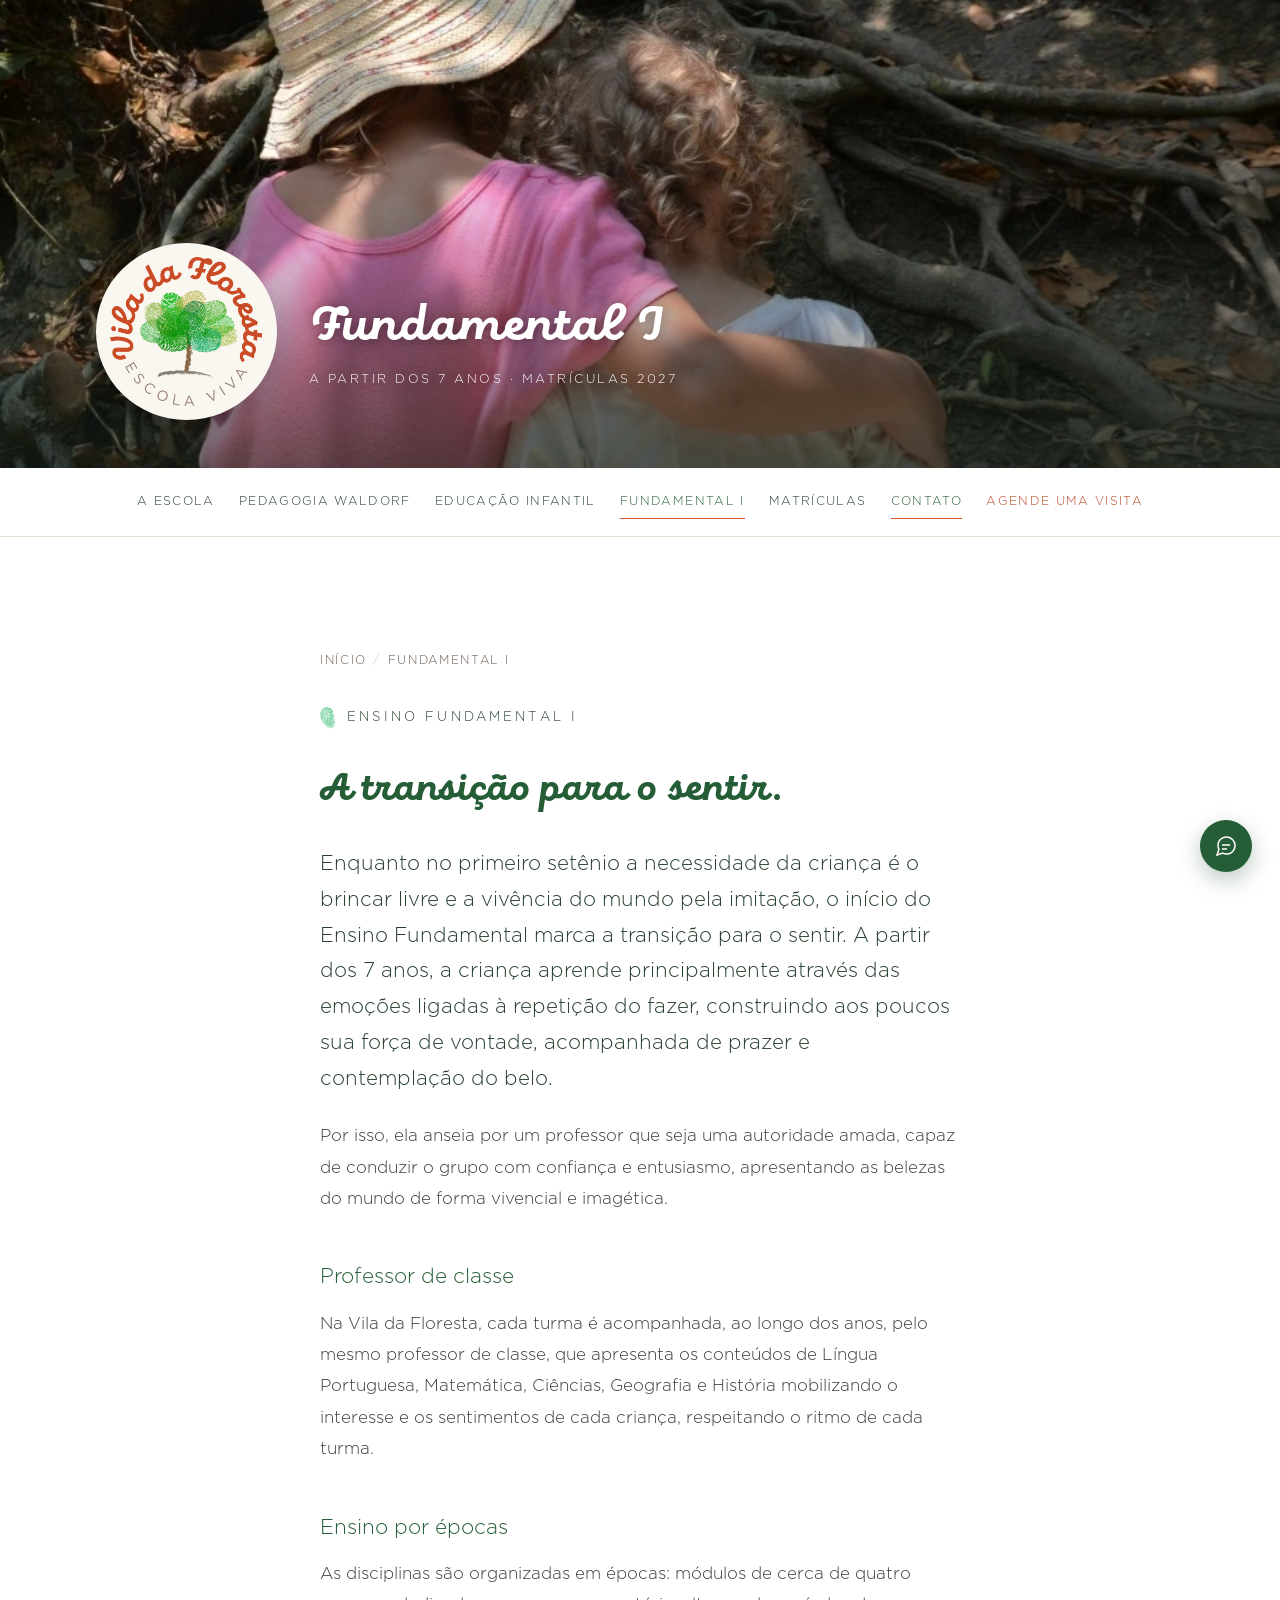
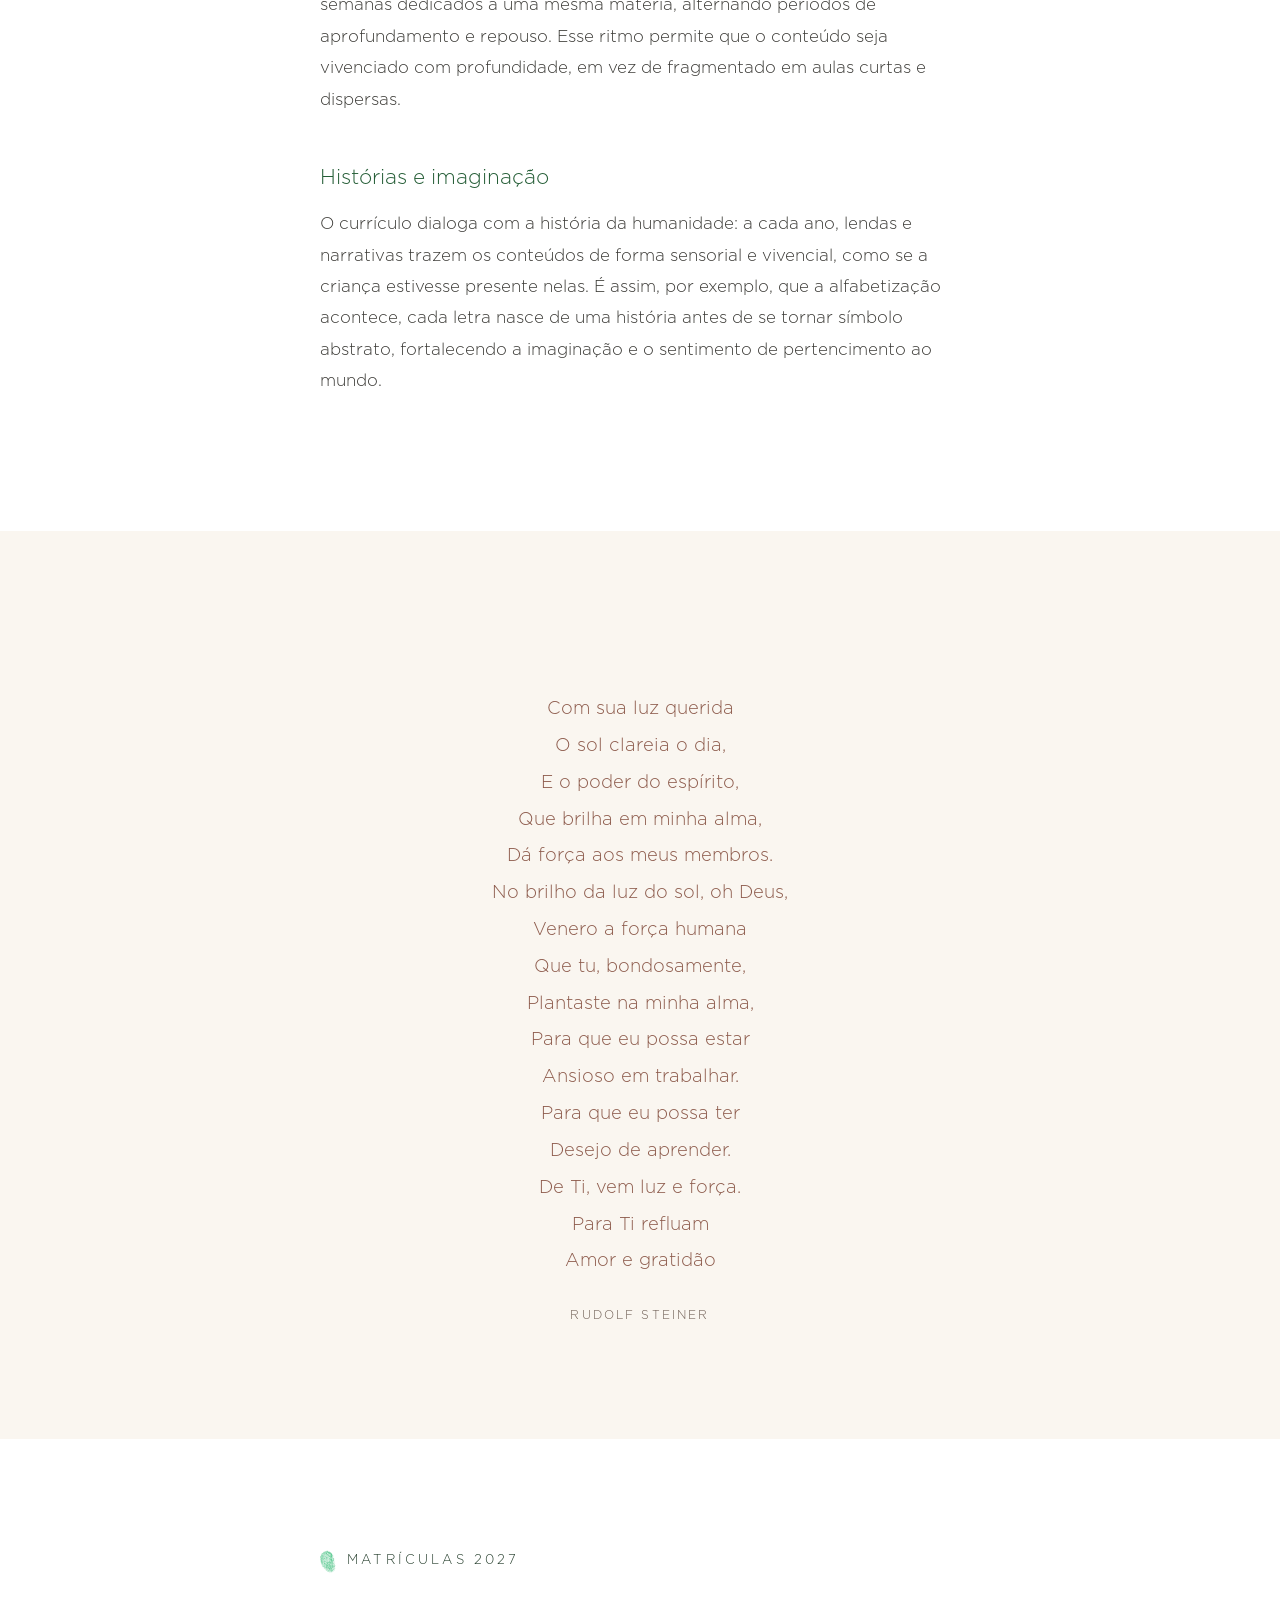
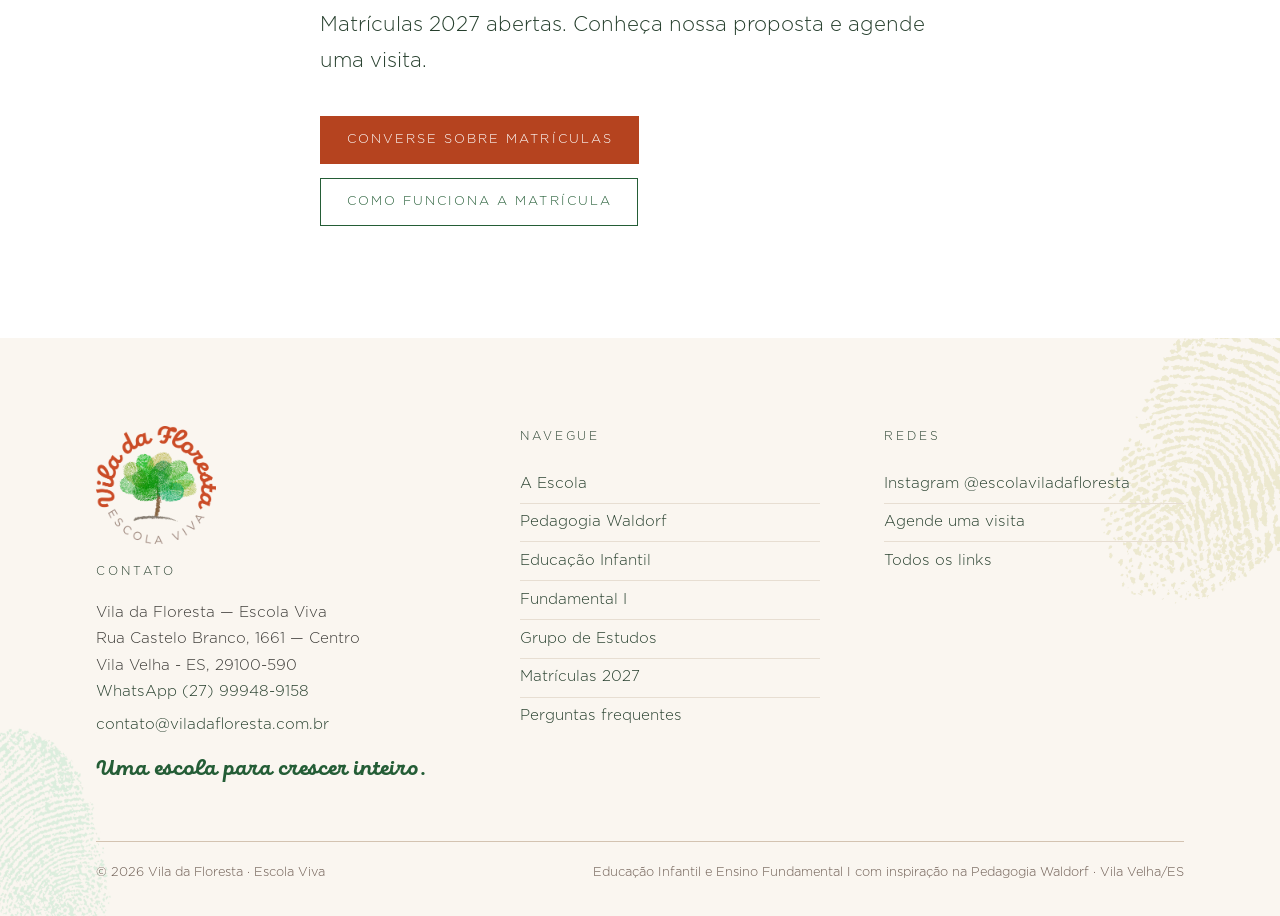
<file: fundamental-i/index.html>
<!DOCTYPE html>
<html lang="pt-BR">
<head>
<meta charset="UTF-8">
<meta name="viewport" content="width=device-width, initial-scale=1.0">
<title>Fundamental I | Vila da Floresta</title>
<meta name="description" content="Ensino Fundamental I na Vila da Floresta, escola com inspiração na Pedagogia Waldorf em Vila Velha/ES. Matrículas 2027 abertas.">
  <link rel="canonical" href="https://viladafloresta.com.br/fundamental-i/">
  <meta property="og:type" content="website">
  <meta property="og:locale" content="pt_BR">
  <meta property="og:site_name" content="Vila da Floresta — Escola Viva">
  <meta property="og:title" content="Fundamental I | Vila da Floresta">
  <meta property="og:description" content="Ensino Fundamental I na Vila da Floresta, escola com inspiração na Pedagogia Waldorf em Vila Velha/ES. Matrículas 2027 abertas.">
  <meta property="og:url" content="https://viladafloresta.com.br/fundamental-i/">
  <meta property="og:image" content="https://viladafloresta.com.br/images/compartilhar.jpg">
  <meta property="og:image:width" content="1200">
  <meta property="og:image:height" content="630">
  <meta property="og:image:alt" content="Vila da Floresta — Uma escola para crescer inteiro.">
  <meta name="twitter:card" content="summary_large_image">
<meta name="theme-color" content="#FFFFFF">
<link rel="icon" type="image/png" href="../images/favicon.png">
<link rel="preload" href="../fonts/Gotham-Light.otf" as="font" type="font/otf" crossorigin>
<link rel="preload" href="../fonts/BrooklynHeritageScript-Bold.ttf" as="font" type="font/ttf" crossorigin>
<link rel="stylesheet" href="../style.css">
<script>document.documentElement.classList.add('js');</script>
<script src="../script.js" defer></script>
</head>
<body>

<a class="pular-conteudo" href="#conteudo">Pular para o conteúdo</a>

<header class="capa capa--interna capa--fundamental">
  <div class="capa-conteudo">
    <a class="capa-logo" href="../index.html" aria-label="Vila da Floresta — página inicial">
      <img src="../images/logo.webp" alt="Vila da Floresta — Escola Viva" width="600" height="586">
    </a>
    <div class="capa-texto">
      <h1>Fundamental I</h1>
      <p class="capa-local">A partir dos 7 anos · Matrículas 2027</p>
    </div>
  </div>
</header>

<nav class="menu-barra" aria-label="Menu principal">
  <div class="menu-interno">
    <button class="menu-botao" type="button" aria-expanded="false" aria-controls="menu-principal">
      <span class="menu-botao-icone" aria-hidden="true"></span>
      Menu
    </button>
    <div class="menu" id="menu-principal">
      <a href="../index.html#escola">A Escola</a>
      <a href="../index.html#pedagogia">Pedagogia Waldorf</a>
      <a href="../index.html#educacao-infantil">Educação Infantil</a>
      <a href="index.html" aria-current="page">Fundamental I</a>
      <a href="../matriculas/index.html">Matrículas</a>
      <a href="#contato">Contato</a>
      <a class="menu-destaque" href="https://wa.me/5527999489158?text=Ol%C3%A1!%20Gostaria%20de%20agendar%20uma%20visita%20%C3%A0%20Vila%20da%20Floresta." target="_blank" rel="noopener">Agende uma visita</a>
    </div>
  </div>
</nav>

<main id="conteudo">

<section id="fundamental-i" class="secao" aria-labelledby="fund-titulo">
  <div class="coluna">
    <nav aria-label="Você está em">
      <ol class="migalhas">
        <li><a href="../index.html">Início</a></li>
        <li><span aria-current="page">Fundamental I</span></li>
      </ol>
    </nav>
    <h2 class="rotulo" id="fund-titulo">Ensino Fundamental I</h2>
    <p class="frase">A transição para o sentir.</p>
    <p class="abertura">Enquanto no primeiro setênio a necessidade da criança é o brincar livre e a vivência do mundo pela imitação, o início do Ensino Fundamental marca a transição para o sentir. A partir dos 7 anos, a criança aprende principalmente através das emoções ligadas à repetição do fazer, construindo aos poucos sua força de vontade, acompanhada de prazer e contemplação do belo.</p>
    <p>Por isso, ela anseia por um professor que seja uma autoridade amada, capaz de conduzir o grupo com confiança e entusiasmo, apresentando as belezas do mundo de forma vivencial e imagética.</p>

    <h3 class="subtitulo">Professor de classe</h3>
    <p>Na Vila da Floresta, cada turma é acompanhada, ao longo dos anos, pelo mesmo professor de classe, que apresenta os conteúdos de Língua Portuguesa, Matemática, Ciências, Geografia e História mobilizando o interesse e os sentimentos de cada criança, respeitando o ritmo de cada turma.</p>

    <h3 class="subtitulo">Ensino por épocas</h3>
    <p>As disciplinas são organizadas em épocas: módulos de cerca de quatro semanas dedicados a uma mesma matéria, alternando períodos de aprofundamento e repouso. Esse ritmo permite que o conteúdo seja vivenciado com profundidade, em vez de fragmentado em aulas curtas e dispersas.</p>

    <h3 class="subtitulo">Histórias e imaginação</h3>
    <p>O currículo dialoga com a história da humanidade: a cada ano, lendas e narrativas trazem os conteúdos de forma sensorial e vivencial, como se a criança estivesse presente nelas. É assim, por exemplo, que a alfabetização acontece, cada letra nasce de uma história antes de se tornar símbolo abstrato, fortalecendo a imaginação e o sentimento de pertencimento ao mundo.</p>
  </div>
</section>

<section class="secao secao--creme" aria-label="Verso de Rudolf Steiner">
  <div class="coluna">
    <blockquote class="verso">
      <p>
        Com sua luz querida<br>
        O sol clareia o dia,<br>
        E o poder do espírito,<br>
        Que brilha em minha alma,<br>
        Dá força aos meus membros.<br>
        No brilho da luz do sol, oh Deus,<br>
        Venero a força humana<br>
        Que tu, bondosamente,<br>
        Plantaste na minha alma,<br>
        Para que eu possa estar<br>
        Ansioso em trabalhar.<br>
        Para que eu possa ter<br>
        Desejo de aprender.<br>
        De Ti, vem luz e força.<br>
        Para Ti refluam<br>
        Amor e gratidão
      </p>
      <footer>Rudolf Steiner</footer>
    </blockquote>
  </div>
</section>

<section class="secao" aria-labelledby="mat-titulo">
  <div class="coluna">
    <h2 class="rotulo" id="mat-titulo">Matrículas 2027</h2>
    <p class="abertura">Matrículas 2027 abertas. Conheça nossa proposta e agende uma visita.</p>
    <div class="acoes">
      <a class="botao" href="https://wa.me/5527999489158?text=Ol%C3%A1!%20Gostaria%20de%20conversar%20sobre%20as%20matr%C3%ADculas%202027%20no%20Fundamental%20I%20da%20Vila%20da%20Floresta." target="_blank" rel="noopener">Converse sobre matrículas</a>
      <a class="botao botao--linha" href="../matriculas/index.html">Como funciona a matrícula</a>
    </div>
  </div>
</section>

</main>

<footer id="contato" class="rodape">
  <img class="rodape-digital rodape-digital--a" src="../images/digital-areia.webp" alt="" aria-hidden="true">
  <img class="rodape-digital rodape-digital--b" src="../images/digital-verde.webp" alt="" aria-hidden="true">
  <div class="rodape-grade">
    <div>
      <img class="rodape-logo" src="../images/logo.webp" alt="Vila da Floresta — Escola Viva" width="600" height="586" loading="lazy">
      <h2>Contato</h2>
      <address>
        Vila da Floresta — Escola Viva<br>
        Rua Castelo Branco, 1661 — Centro<br>
        Vila Velha - ES, 29100-590
      </address>
      <p><a href="https://wa.me/5527999489158" target="_blank" rel="noopener">WhatsApp (27) 99948-9158</a></p>
      <p><a href="mailto:contato@viladafloresta.com.br">contato@viladafloresta.com.br</a></p>
      <p class="rodape-assinatura">Uma escola para crescer inteiro.</p>
    </div>
    <div>
      <h2>Navegue</h2>
      <ul>
        <li><a href="../index.html#escola">A Escola</a></li>
        <li><a href="../index.html#pedagogia">Pedagogia Waldorf</a></li>
        <li><a href="../index.html#educacao-infantil">Educação Infantil</a></li>
        <li><a href="index.html">Fundamental I</a></li>
        <li><a href="../index.html#grupo-de-estudos">Grupo de Estudos</a></li>
        <li><a href="../matriculas/index.html">Matrículas 2027</a></li>
        <li><a href="../index.html#perguntas">Perguntas frequentes</a></li>
      </ul>
    </div>
    <div>
      <h2>Redes</h2>
      <ul>
        <li><a href="https://www.instagram.com/escolaviladafloresta/" target="_blank" rel="noopener">Instagram @escolaviladafloresta</a></li>
        <li><a href="https://wa.me/5527999489158?text=Ol%C3%A1!%20Gostaria%20de%20agendar%20uma%20visita%20%C3%A0%20Vila%20da%20Floresta." target="_blank" rel="noopener">Agende uma visita</a></li>
        <li><a href="https://bio.viladafloresta.com.br/" target="_blank" rel="noopener">Todos os links</a></li>
      </ul>
    </div>
  </div>
  <div class="rodape-base">
    <p>© 2026 Vila da Floresta · Escola Viva</p>
    <p>Educação Infantil e Ensino Fundamental I com inspiração na Pedagogia Waldorf · Vila Velha/ES</p>
  </div>
</footer>

<a class="whatsapp" href="https://wa.me/5527999489158?text=Ol%C3%A1!%20Gostaria%20de%20falar%20com%20a%20Vila%20da%20Floresta." target="_blank" rel="noopener" aria-label="Fale com a escola pelo WhatsApp">
  <svg viewBox="0 0 24 24" fill="none" stroke="currentColor" stroke-width="1.5" aria-hidden="true"><path d="M21 11.5a8.4 8.4 0 0 1-.9 3.8 8.5 8.5 0 0 1-7.6 4.7 8.4 8.4 0 0 1-3.8-.9L3 21l1.9-5.7a8.4 8.4 0 0 1-.9-3.8 8.5 8.5 0 0 1 4.7-7.6 8.4 8.4 0 0 1 3.8-.9h.5a8.5 8.5 0 0 1 8 8v.5Z"/><path d="M8 11h8M8 15h5"/></svg>
</a>

</body>
</html>
</file>
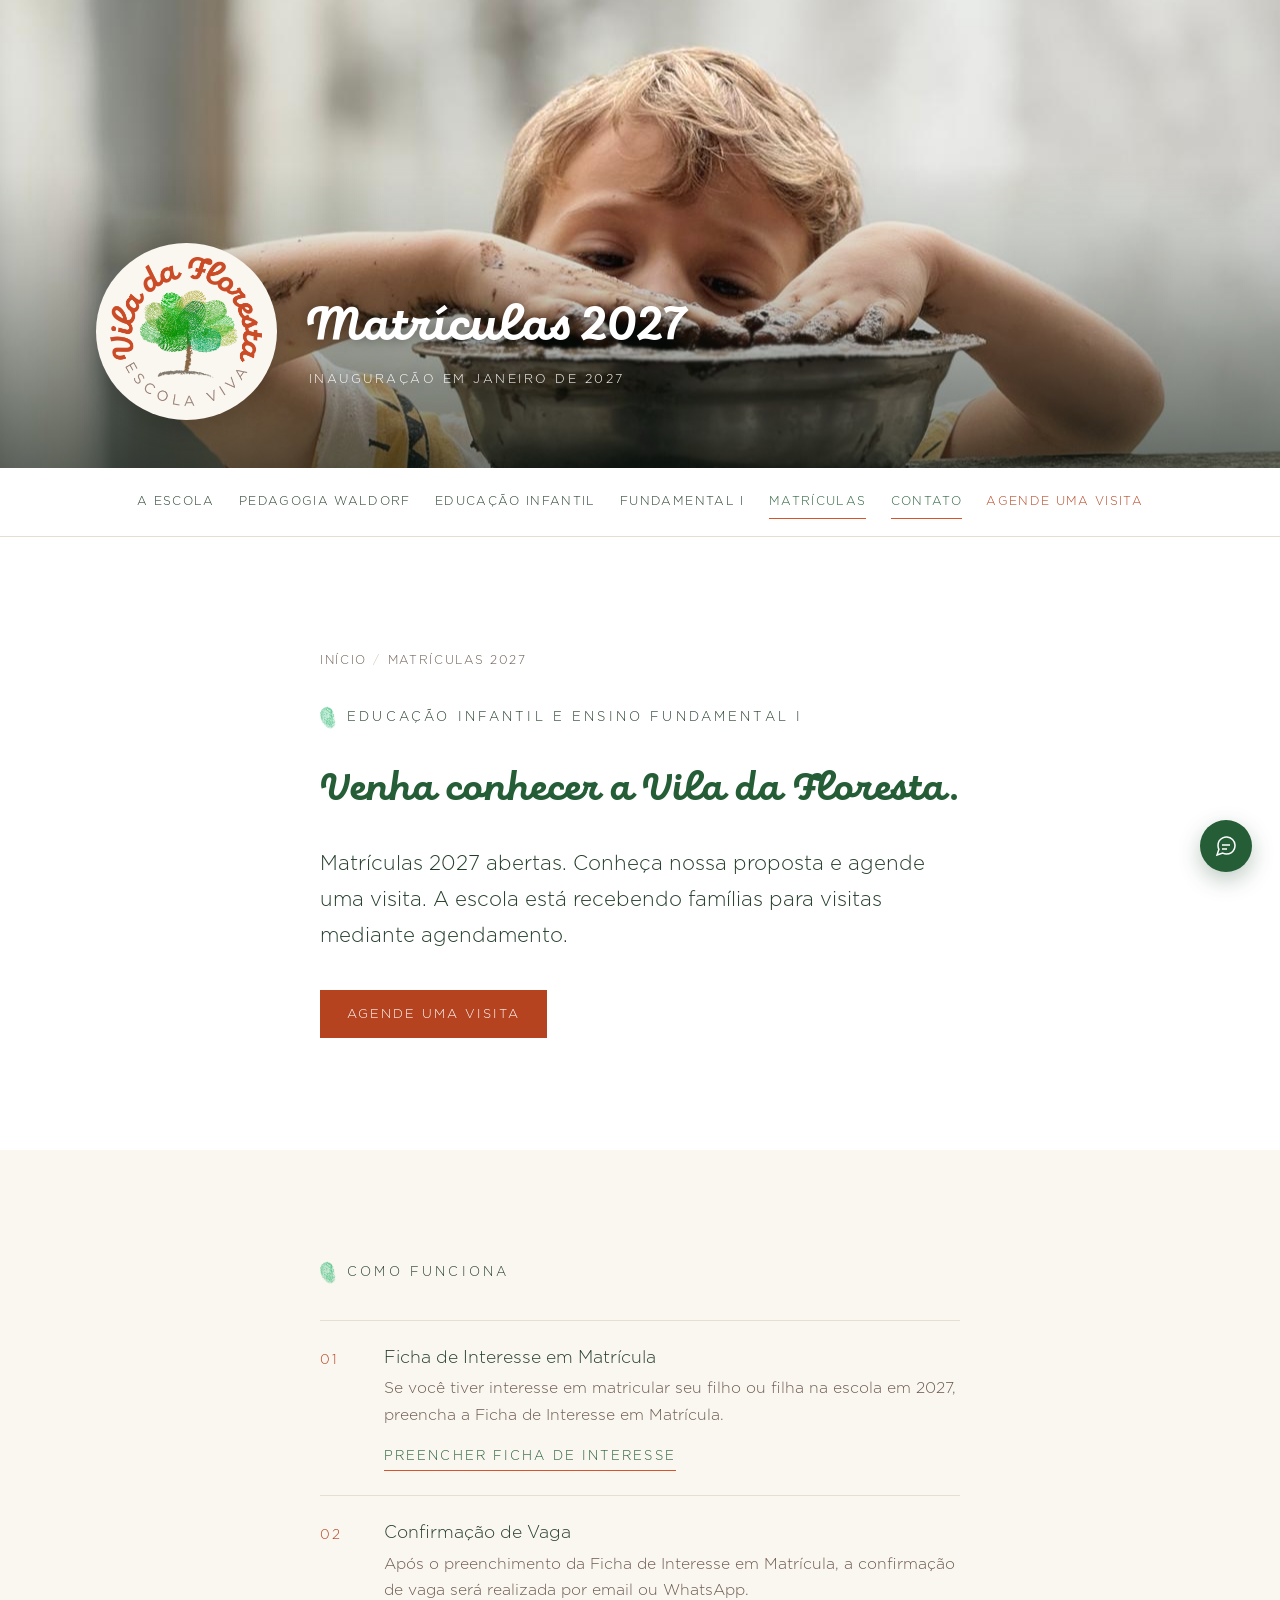
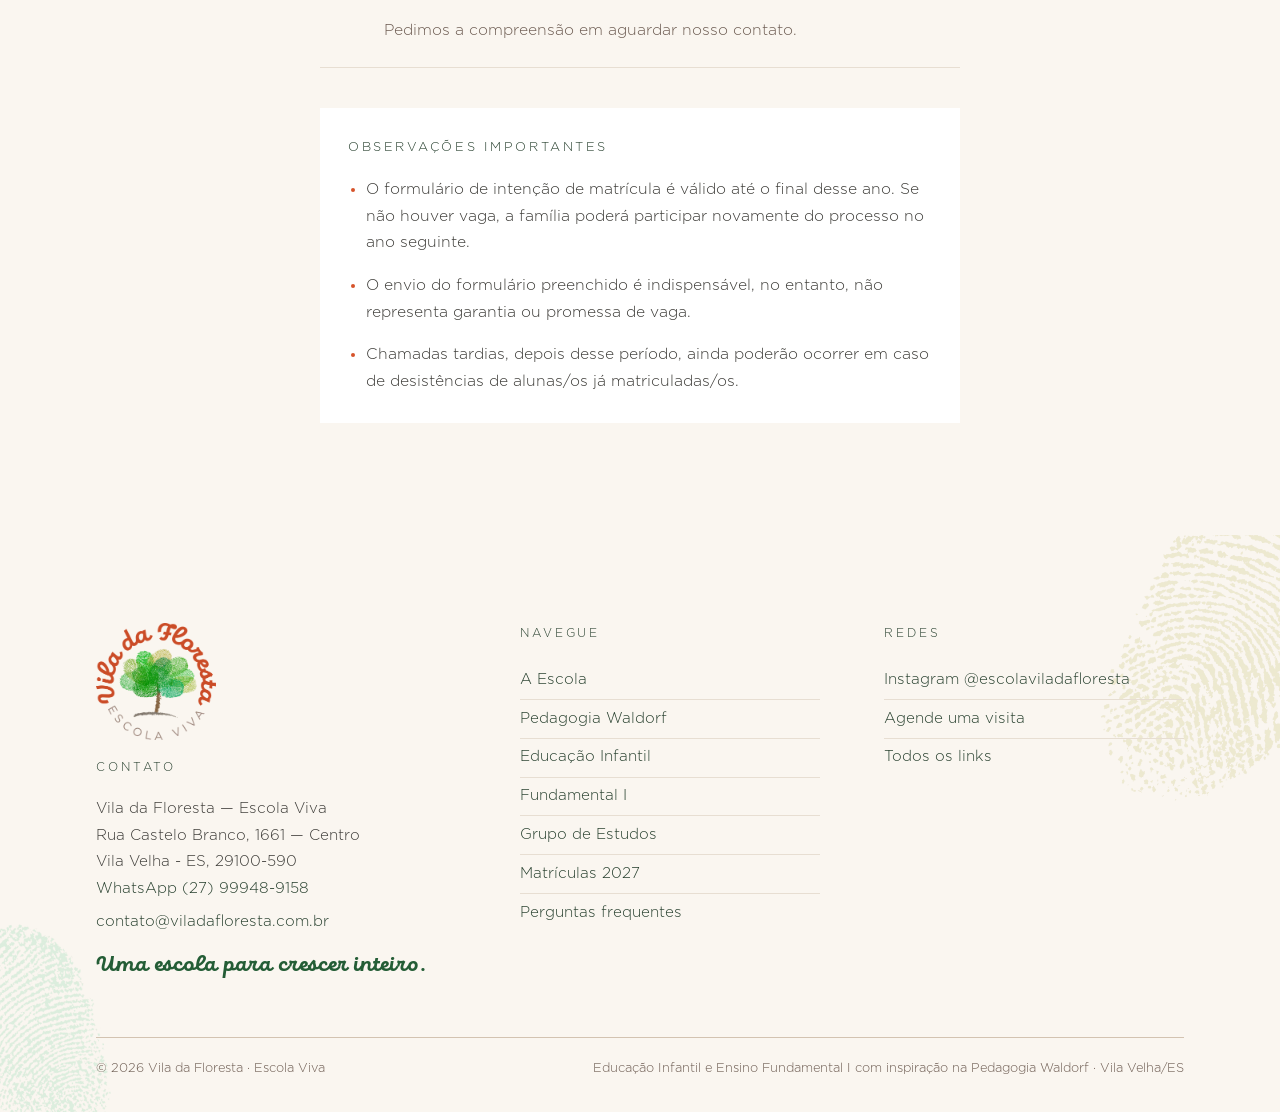
<file: matriculas/index.html>
<!DOCTYPE html>
<html lang="pt-BR">
<head>
<meta charset="UTF-8">
<meta name="viewport" content="width=device-width, initial-scale=1.0">
<title>Matrículas 2027 | Vila da Floresta</title>
<meta name="description" content="Matrículas 2027 abertas na Vila da Floresta: visitas com agendamento, Ficha de Interesse e Confirmação de Vaga.">
  <link rel="canonical" href="https://viladafloresta.com.br/matriculas/">
  <meta property="og:type" content="website">
  <meta property="og:locale" content="pt_BR">
  <meta property="og:site_name" content="Vila da Floresta — Escola Viva">
  <meta property="og:title" content="Matrículas 2027 | Vila da Floresta">
  <meta property="og:description" content="Matrículas 2027 abertas na Vila da Floresta: visitas com agendamento, Ficha de Interesse e Confirmação de Vaga.">
  <meta property="og:url" content="https://viladafloresta.com.br/matriculas/">
  <meta property="og:image" content="https://viladafloresta.com.br/images/compartilhar.jpg">
  <meta property="og:image:width" content="1200">
  <meta property="og:image:height" content="630">
  <meta property="og:image:alt" content="Vila da Floresta — Uma escola para crescer inteiro.">
  <meta name="twitter:card" content="summary_large_image">
<meta name="theme-color" content="#FFFFFF">
<link rel="icon" type="image/png" href="../images/favicon.png">
<link rel="preload" href="../fonts/Gotham-Light.otf" as="font" type="font/otf" crossorigin>
<link rel="preload" href="../fonts/BrooklynHeritageScript-Bold.ttf" as="font" type="font/ttf" crossorigin>
<link rel="stylesheet" href="../style.css">
<script>document.documentElement.classList.add('js');</script>
<script src="../script.js" defer></script>
</head>
<body>

<a class="pular-conteudo" href="#conteudo">Pular para o conteúdo</a>

<header class="capa capa--interna capa--matriculas">
  <div class="capa-conteudo">
    <a class="capa-logo" href="../index.html" aria-label="Vila da Floresta — página inicial">
      <img src="../images/logo.webp" alt="Vila da Floresta — Escola Viva" width="600" height="586">
    </a>
    <div class="capa-texto">
      <h1>Matrículas 2027</h1>
      <p class="capa-local">Inauguração em janeiro de 2027</p>
    </div>
  </div>
</header>

<nav class="menu-barra" aria-label="Menu principal">
  <div class="menu-interno">
    <button class="menu-botao" type="button" aria-expanded="false" aria-controls="menu-principal">
      <span class="menu-botao-icone" aria-hidden="true"></span>
      Menu
    </button>
    <div class="menu" id="menu-principal">
      <a href="../index.html#escola">A Escola</a>
      <a href="../index.html#pedagogia">Pedagogia Waldorf</a>
      <a href="../index.html#educacao-infantil">Educação Infantil</a>
      <a href="../fundamental-i/index.html">Fundamental I</a>
      <a href="index.html" aria-current="page">Matrículas</a>
      <a href="#contato">Contato</a>
      <a class="menu-destaque" href="https://wa.me/5527999489158?text=Ol%C3%A1!%20Gostaria%20de%20agendar%20uma%20visita%20%C3%A0%20Vila%20da%20Floresta." target="_blank" rel="noopener">Agende uma visita</a>
    </div>
  </div>
</nav>

<main id="conteudo">

<section id="matriculas" class="secao" aria-labelledby="mat-titulo">
  <div class="coluna">
    <nav aria-label="Você está em">
      <ol class="migalhas">
        <li><a href="../index.html">Início</a></li>
        <li><span aria-current="page">Matrículas 2027</span></li>
      </ol>
    </nav>
    <h2 class="rotulo" id="mat-titulo">Educação Infantil e Ensino Fundamental&nbsp;I</h2>
    <p class="frase">Venha conhecer a Vila da Floresta.</p>
    <p class="abertura">Matrículas 2027 abertas. Conheça nossa proposta e agende uma visita. A escola está recebendo famílias para visitas mediante agendamento.</p>
    <div class="acoes">
      <a class="botao" href="https://wa.me/5527999489158?text=Ol%C3%A1!%20Gostaria%20de%20agendar%20uma%20visita%20%C3%A0%20Vila%20da%20Floresta." target="_blank" rel="noopener">Agende uma visita</a>
    </div>
  </div>
</section>

<section class="secao secao--creme" aria-labelledby="processo-titulo">
  <div class="coluna">
    <h2 class="rotulo" id="processo-titulo">Como funciona</h2>
    <ol class="passos">
      <li>
        <span class="passo-titulo">Ficha de Interesse em Matrícula</span>
        <div class="passo-texto">
          <p>Se você tiver interesse em matricular seu filho ou filha na escola em 2027, preencha a Ficha de Interesse em Matrícula.</p>
          <a class="link-texto" href="https://docs.google.com/forms/d/1dm1AGLXSvxfG4kwscQGBtVG2qJahGq1nynopiqJg7ZM/preview" target="_blank" rel="noopener">Preencher Ficha de Interesse</a>
        </div>
      </li>
      <li>
        <span class="passo-titulo">Confirmação de Vaga</span>
        <div class="passo-texto">
          <p>Após o preenchimento da Ficha de Interesse em Matrícula, a confirmação de vaga será realizada por email ou WhatsApp.</p>
          <p>Pedimos a compreensão em aguardar nosso contato.</p>
        </div>
      </li>
    </ol>

    <div class="observacoes">
      <h3>Observações importantes</h3>
      <ul>
        <li>O formulário de intenção de matrícula é válido até o final desse ano. Se não houver vaga, a família poderá participar novamente do processo no ano seguinte.</li>
        <li>O envio do formulário preenchido é indispensável, no entanto, não representa garantia ou promessa de vaga.</li>
        <li>Chamadas tardias, depois desse período, ainda poderão ocorrer em caso de desistências de alunas/os já matriculadas/os.</li>
      </ul>
    </div>
  </div>
</section>

</main>

<footer id="contato" class="rodape">
  <img class="rodape-digital rodape-digital--a" src="../images/digital-areia.webp" alt="" aria-hidden="true">
  <img class="rodape-digital rodape-digital--b" src="../images/digital-verde.webp" alt="" aria-hidden="true">
  <div class="rodape-grade">
    <div>
      <img class="rodape-logo" src="../images/logo.webp" alt="Vila da Floresta — Escola Viva" width="600" height="586" loading="lazy">
      <h2>Contato</h2>
      <address>
        Vila da Floresta — Escola Viva<br>
        Rua Castelo Branco, 1661 — Centro<br>
        Vila Velha - ES, 29100-590
      </address>
      <p><a href="https://wa.me/5527999489158" target="_blank" rel="noopener">WhatsApp (27) 99948-9158</a></p>
      <p><a href="mailto:contato@viladafloresta.com.br">contato@viladafloresta.com.br</a></p>
      <p class="rodape-assinatura">Uma escola para crescer inteiro.</p>
    </div>
    <div>
      <h2>Navegue</h2>
      <ul>
        <li><a href="../index.html#escola">A Escola</a></li>
        <li><a href="../index.html#pedagogia">Pedagogia Waldorf</a></li>
        <li><a href="../index.html#educacao-infantil">Educação Infantil</a></li>
        <li><a href="../fundamental-i/index.html">Fundamental I</a></li>
        <li><a href="../index.html#grupo-de-estudos">Grupo de Estudos</a></li>
        <li><a href="index.html">Matrículas 2027</a></li>
        <li><a href="../index.html#perguntas">Perguntas frequentes</a></li>
      </ul>
    </div>
    <div>
      <h2>Redes</h2>
      <ul>
        <li><a href="https://www.instagram.com/escolaviladafloresta/" target="_blank" rel="noopener">Instagram @escolaviladafloresta</a></li>
        <li><a href="https://wa.me/5527999489158?text=Ol%C3%A1!%20Gostaria%20de%20agendar%20uma%20visita%20%C3%A0%20Vila%20da%20Floresta." target="_blank" rel="noopener">Agende uma visita</a></li>
        <li><a href="https://bio.viladafloresta.com.br/" target="_blank" rel="noopener">Todos os links</a></li>
      </ul>
    </div>
  </div>
  <div class="rodape-base">
    <p>© 2026 Vila da Floresta · Escola Viva</p>
    <p>Educação Infantil e Ensino Fundamental I com inspiração na Pedagogia Waldorf · Vila Velha/ES</p>
  </div>
</footer>

<a class="whatsapp" href="https://wa.me/5527999489158?text=Ol%C3%A1!%20Gostaria%20de%20conversar%20sobre%20as%20matr%C3%ADculas%202027%20na%20Vila%20da%20Floresta." target="_blank" rel="noopener" aria-label="Fale com a escola pelo WhatsApp">
  <svg viewBox="0 0 24 24" fill="none" stroke="currentColor" stroke-width="1.5" aria-hidden="true"><path d="M21 11.5a8.4 8.4 0 0 1-.9 3.8 8.5 8.5 0 0 1-7.6 4.7 8.4 8.4 0 0 1-3.8-.9L3 21l1.9-5.7a8.4 8.4 0 0 1-.9-3.8 8.5 8.5 0 0 1 4.7-7.6 8.4 8.4 0 0 1 3.8-.9h.5a8.5 8.5 0 0 1 8 8v.5Z"/><path d="M8 11h8M8 15h5"/></svg>
</a>

</body>
</html>
</file>
<file: style.css>
/* ==========================================================
   Vila da Floresta — Escola Viva · Versão clean
   Estrutura inspirada na referência indicada pela direção
   (mídia em tela cheia, menu em barra, coluna única de leitura),
   com a identidade da marca: Gotham Light, Brooklyn, logo, digitais e paleta.
   ========================================================== */

@font-face {
  font-family: 'Vila Brooklyn';
  src: url('fonts/BrooklynHeritageScript-Bold.ttf') format('truetype');
  font-weight: 700;
  font-style: normal;
  font-display: swap;
}

@font-face {
  font-family: 'Vila Gotham';
  src: url('fonts/Gotham-Light.otf') format('opentype');
  font-weight: 300;
  font-style: normal;
  font-display: swap;
}

:root {
  --terra: #D6532B;
  --terra-texto: #B5431F;
  --folha: #2E7D32;
  --floresta: #245D36;
  --cortex: #8D5B4C;
  --areia: #D3C3B1;
  --creme: #FAF6F0;
  --tinta: #253E2C;
  --texto: #3B3A36;
  --texto-suave: #6B5A50;
  --linha: #E7DED2;
  --branco: #FFFFFF;

  --fonte-titulo: 'Vila Brooklyn', cursive;
  --fonte-texto: 'Vila Gotham', Arial, sans-serif;

  --coluna: 40rem;
  --largura: 68rem;
  --gutter: clamp(1.25rem, 5vw, 3rem);
  --altura-menu: 4.25rem;
}

* { box-sizing: border-box; margin: 0; padding: 0; }

html {
  scroll-padding-top: calc(var(--altura-menu) + 1.5rem);
  -webkit-text-size-adjust: 100%;
}

@media (prefers-reduced-motion: no-preference) {
  html { scroll-behavior: smooth; }
}

body {
  background: var(--branco);
  color: var(--texto);
  font-family: var(--fonte-texto);
  font-weight: 300;
  font-size: 1.0625rem;
  line-height: 1.85;
  font-synthesis: none;
  overflow-x: hidden;
}

img, video { display: block; max-width: 100%; }

a { color: var(--floresta); text-underline-offset: 0.22em; text-decoration-thickness: 1px; }
a:hover { color: var(--terra-texto); }

strong { font-weight: 300; color: var(--tinta); }

a:focus-visible,
button:focus-visible,
summary:focus-visible {
  outline: 2px solid var(--terra-texto);
  outline-offset: 4px;
}

.visualmente-oculto {
  position: absolute !important;
  width: 1px; height: 1px;
  overflow: hidden;
  clip: rect(0 0 0 0);
  white-space: nowrap;
}

.pular-conteudo {
  position: absolute;
  left: 1rem;
  top: -5rem;
  z-index: 100;
  padding: 0.7rem 1rem;
  background: var(--branco);
  color: var(--tinta);
}
.pular-conteudo:focus { top: 1rem; }

/* ---------- Topo com vídeo ---------- */

.capa {
  position: relative;
  height: calc(100svh - var(--altura-menu));
  min-height: 30rem;
  overflow: hidden;
  background: #1E2A22 url('images/foto-hero.jpeg') center 40% / cover no-repeat;
  color: var(--branco);
  isolation: isolate;
}

.capa--interna { height: clamp(20rem, 52svh, 30rem); min-height: 0; }
.capa--fundamental { background-image: url('images/infancia-natureza.webp'); background-position: center 58%; }
.capa--matriculas { background-position: center 38%; }

.migalhas {
  display: flex;
  flex-wrap: wrap;
  gap: 0.4rem;
  list-style: none;
  margin-bottom: 2.25rem;
  font-size: 0.75rem;
  letter-spacing: 0.14em;
  text-transform: uppercase;
  color: var(--texto-suave);
}
.migalhas li + li::before { content: '/'; margin-right: 0.4rem; color: var(--areia); }
.migalhas a { color: var(--texto-suave); text-decoration: none; }
.migalhas a:hover { color: var(--terra-texto); }

.verso { border-left: 0; padding-left: 0; text-align: center; font-size: 1.15rem; line-height: 2; }

.capa-video {
  position: absolute;
  inset: 0;
  width: 100%;
  height: 100%;
  object-fit: cover;
  z-index: -2;
}

.capa::after {
  content: '';
  position: absolute;
  inset: 0;
  z-index: -1;
  background: linear-gradient(to top, rgba(20, 30, 23, 0.62) 0%, rgba(20, 30, 23, 0.18) 42%, rgba(20, 30, 23, 0) 65%);
}

.capa-conteudo {
  position: absolute;
  left: 0;
  right: 0;
  bottom: 0;
  max-width: calc(var(--largura) + 2 * var(--gutter));
  margin: 0 auto;
  padding: 0 var(--gutter) clamp(1.75rem, 5vw, 3rem);
  display: flex;
  align-items: flex-end;
  gap: clamp(1rem, 3vw, 2rem);
}

/* logo sobre área clara de apoio, como orienta o manual em fundos escuros */
.capa-logo {
  flex-shrink: 0;
  display: block;
  padding: clamp(0.6rem, 1.4vw, 0.9rem);
  background: var(--creme);
  border-radius: 50%;
  box-shadow: 0 8px 24px rgba(0, 0, 0, 0.18);
}
.capa-logo img { width: clamp(6.5rem, 12vw, 9.5rem); height: auto; }

.capa-texto { padding-bottom: 0.4rem; text-shadow: 0 1px 12px rgba(0, 0, 0, 0.35); }

.capa h1,
.capa-titulo {
  font-family: var(--fonte-titulo);
  font-weight: 700;
  font-size: clamp(2rem, 4.4vw, 3.3rem);
  line-height: 1.25;
}

.capa-local {
  margin-top: 0.4rem;
  font-size: 0.78rem;
  letter-spacing: 0.2em;
  text-transform: uppercase;
}

.capa-controles {
  position: absolute;
  right: var(--gutter);
  top: clamp(1rem, 3vw, 1.75rem);
  display: flex;
  gap: 0.5rem;
}

.capa-botao {
  display: inline-flex;
  align-items: center;
  gap: 0.45rem;
  min-height: 2.5rem;
  padding: 0.4rem 0.95rem;
  border: 1px solid rgba(255, 255, 255, 0.55);
  border-radius: 999px;
  background: rgba(20, 30, 23, 0.35);
  backdrop-filter: blur(6px);
  color: var(--branco);
  font: inherit;
  font-size: 0.8rem;
  letter-spacing: 0.08em;
  cursor: pointer;
}
.capa-botao:hover { background: rgba(20, 30, 23, 0.55); }
.capa-botao svg { width: 15px; height: 15px; }
.capa-botao [hidden] { display: none; }
.capa-controles[hidden] { display: none; }

.capa-rolar {
  position: absolute;
  right: var(--gutter);
  bottom: clamp(1.75rem, 5vw, 3rem);
  display: grid;
  place-items: center;
  width: 2.75rem;
  height: 2.75rem;
  border: 1px solid rgba(255, 255, 255, 0.6);
  border-radius: 50%;
  color: var(--branco);
  font: 18px/1 Arial, sans-serif;
  text-decoration: none;
}
.capa-rolar:hover { color: var(--branco); background: rgba(255, 255, 255, 0.12); }

@media (prefers-reduced-motion: no-preference) {
  .capa-rolar { animation: descer 2.4s ease-in-out infinite; }
}
@keyframes descer { 0%, 100% { translate: 0 0; } 50% { translate: 0 6px; } }

/* ---------- Menu em barra ---------- */

.menu-barra {
  position: sticky;
  top: 0;
  z-index: 50;
  background: var(--branco);
  border-bottom: 1px solid var(--linha);
  transition: box-shadow 0.25s ease;
}
.menu-barra.rolado { box-shadow: 0 6px 20px rgba(37, 62, 44, 0.07); }

.menu-interno {
  max-width: calc(var(--largura) + 2 * var(--gutter));
  min-height: var(--altura-menu);
  margin: 0 auto;
  padding: 0 var(--gutter);
  display: flex;
  align-items: center;
  justify-content: center;
}

.menu {
  display: flex;
  align-items: center;
  justify-content: center;
  flex-wrap: wrap;
  gap: 0.25rem clamp(1rem, 1.9vw, 1.9rem);
}

.menu a {
  padding: 0.35rem 0;
  color: var(--tinta);
  font-size: 0.76rem;
  letter-spacing: 0.11em;
  white-space: nowrap;
  text-transform: uppercase;
  text-decoration: none;
  border-bottom: 1px solid transparent;
}
.menu a:hover,
.menu a[aria-current] { color: var(--floresta); border-bottom-color: var(--terra); }

.menu a.menu-destaque { color: var(--terra-texto); }
.menu a.menu-destaque:hover { color: var(--terra-texto); }

.menu-botao {
  display: none;
  align-items: center;
  gap: 0.6rem;
  min-height: 2.75rem;
  padding: 0.4rem 1rem;
  border: 0;
  background: transparent;
  color: var(--tinta);
  font: inherit;
  font-size: 0.8rem;
  letter-spacing: 0.16em;
  text-transform: uppercase;
  cursor: pointer;
}

.menu-botao-icone,
.menu-botao-icone::before,
.menu-botao-icone::after {
  display: block;
  width: 1.1rem;
  height: 1.5px;
  background: currentColor;
  transition: transform 0.2s ease;
}
.menu-botao-icone { position: relative; }
.menu-botao-icone::before,
.menu-botao-icone::after { content: ''; position: absolute; left: 0; }
.menu-botao-icone::before { top: -0.35rem; }
.menu-botao-icone::after { top: 0.35rem; }
.menu-botao[aria-expanded="true"] .menu-botao-icone { background: transparent; }
.menu-botao[aria-expanded="true"] .menu-botao-icone::before { transform: translateY(0.35rem) rotate(45deg); }
.menu-botao[aria-expanded="true"] .menu-botao-icone::after { transform: translateY(-0.35rem) rotate(-45deg); }

@media (max-width: 1100px) {
  .js .menu-botao { display: inline-flex; }

  .js .menu {
    display: none;
    position: absolute;
    left: 0;
    right: 0;
    top: 100%;
    flex-direction: column;
    gap: 0;
    padding: 0.5rem var(--gutter) 1.25rem;
    background: var(--branco);
    border-bottom: 1px solid var(--linha);
    box-shadow: 0 16px 24px rgba(37, 62, 44, 0.06);
    max-height: calc(100svh - var(--altura-menu));
    overflow-y: auto;
  }
  .js .menu.aberto { display: flex; }
  .js .menu a {
    width: 100%;
    padding: 0.95rem 0;
    text-align: center;
    font-size: 0.85rem;
    border-bottom: 1px solid var(--linha);
  }
  .js .menu a:last-child { border-bottom: 0; }
}

/* ---------- Seções de leitura ---------- */

main { display: block; }

.secao {
  padding: clamp(4rem, 10vw, 7rem) var(--gutter);
  scroll-margin-top: var(--altura-menu);
}

.secao + .secao { border-top: 1px solid var(--linha); }
.secao--creme { background: var(--creme); }
.secao--creme + .secao,
.secao + .secao--creme { border-top: 0; }

.coluna { max-width: var(--coluna); margin: 0 auto; }
.coluna-larga { max-width: var(--largura); margin: 0 auto; }

/* rótulo de seção em caixa alta, como na referência */
.rotulo {
  display: flex;
  align-items: center;
  gap: 0.7rem;
  margin-bottom: 2.25rem;
  font-family: var(--fonte-texto);
  font-weight: 300;
  font-size: 0.82rem;
  line-height: 1.4;
  letter-spacing: 0.24em;
  text-transform: uppercase;
  color: var(--tinta);
}

/* digital pequena: única assinatura gráfica do título */
.rotulo::before {
  content: '';
  flex-shrink: 0;
  width: 1rem;
  height: 1.35rem;
  background: url('images/digital-verde.webp') center / contain no-repeat;
  transform: rotate(-20deg);
}

.frase {
  font-family: var(--fonte-titulo);
  font-weight: 700;
  font-size: clamp(1.9rem, 4vw, 2.6rem);
  line-height: 1.3;
  color: var(--floresta);
  margin-bottom: 1.75rem;
}

p { margin-bottom: 1.4rem; }

.abertura { font-size: clamp(1.15rem, 2vw, 1.28rem); line-height: 1.75; color: var(--tinta); }

.subtitulo {
  margin: 3rem 0 1rem;
  font-weight: 300;
  font-size: 1.3rem;
  line-height: 1.4;
  color: var(--floresta);
}
.subtitulo small {
  display: block;
  margin-top: 0.2rem;
  font-size: 0.75rem;
  letter-spacing: 0.18em;
  text-transform: uppercase;
  color: var(--texto-suave);
}

blockquote {
  margin: 3rem 0 0;
  padding-left: 1.25rem;
  border-left: 2px solid var(--terra);
  color: var(--cortex);
  font-size: 1.12rem;
  line-height: 1.75;
}
blockquote footer {
  margin-top: 0.6rem;
  font-size: 0.75rem;
  letter-spacing: 0.18em;
  text-transform: uppercase;
  color: var(--texto-suave);
}

.link-texto {
  display: inline-flex;
  align-items: center;
  gap: 0.5rem;
  color: var(--floresta);
  font-size: 0.82rem;
  letter-spacing: 0.16em;
  text-transform: uppercase;
  text-decoration: none;
  border-bottom: 1px solid var(--terra);
  padding-bottom: 0.15rem;
}
.link-texto:hover { color: var(--terra-texto); }

.botao {
  display: inline-flex;
  align-items: center;
  justify-content: center;
  min-height: 3rem;
  padding: 0.7rem 1.6rem;
  border: 1px solid var(--terra-texto);
  background: var(--terra-texto);
  color: var(--branco);
  font-size: 0.8rem;
  letter-spacing: 0.16em;
  text-transform: uppercase;
  text-decoration: none;
  transition: background-color 0.2s ease, color 0.2s ease;
}
.botao:hover { background: transparent; color: var(--terra-texto); }

.botao--linha { background: transparent; color: var(--floresta); border-color: var(--floresta); }
.botao--linha:hover { background: var(--floresta); color: var(--branco); }

.acoes { display: flex; flex-wrap: wrap; gap: 0.9rem; margin-top: 2.25rem; }

/* ---------- Faixas de foto (parallax) ---------- */

.faixa-foto {
  position: relative;
  min-height: clamp(18rem, 55vh, 34rem);
  display: grid;
  place-items: center;
  padding: 3rem var(--gutter);
  background-position: center;
  background-size: cover;
  background-repeat: no-repeat;
  background-attachment: fixed;
  color: var(--branco);
  text-align: center;
  isolation: isolate;
}
.faixa-foto::after {
  content: '';
  position: absolute;
  inset: 0;
  z-index: -1;
  background: rgba(20, 30, 23, 0.28);
}
.faixa-foto p {
  margin: 0;
  font-family: var(--fonte-titulo);
  font-size: clamp(2.2rem, 5.5vw, 3.6rem);
  line-height: 1.25;
  text-shadow: 0 2px 18px rgba(0, 0, 0, 0.35);
}
.faixa-foto--maos { background-image: url('images/foto-hero.jpeg'); background-position: center 38%; }
.faixa-foto--junto { background-image: url('images/infancia-natureza.webp'); background-position: center 60%; }

/* iOS e telas de toque não suportam fundo fixo */
@media (hover: none), (max-width: 900px), (prefers-reduced-motion: reduce) {
  .faixa-foto { background-attachment: scroll; }
}

/* ---------- Matrículas ---------- */

.passos {
  list-style: none;
  counter-reset: passo;
  margin: 2rem 0 0;
  border-top: 1px solid var(--linha);
}
.passos li {
  display: grid;
  grid-template-columns: 3rem minmax(0, 1fr);
  gap: 0.25rem 1rem;
  padding: 1.5rem 0;
  border-bottom: 1px solid var(--linha);
  counter-increment: passo;
}
.passos li::before {
  content: counter(passo, decimal-leading-zero);
  grid-row: span 2;
  font-size: 0.85rem;
  letter-spacing: 0.12em;
  color: var(--terra-texto);
  padding-top: 0.2rem;
}
.passo-titulo { color: var(--tinta); font-size: 1.1rem; line-height: 1.5; }
.passo-texto { color: var(--texto-suave); font-size: 0.98rem; line-height: 1.7; }
.passo-texto p { margin: 0 0 0.8rem; }
.passo-texto p:last-child { margin-bottom: 0; }

.observacoes {
  margin-top: 2.5rem;
  padding: 1.75rem 1.75rem 0.75rem;
  background: var(--creme);
}
.secao--creme .observacoes { background: var(--branco); }
.observacoes h3 {
  margin-bottom: 1rem;
  font-weight: 300;
  font-size: 0.8rem;
  letter-spacing: 0.2em;
  text-transform: uppercase;
  color: var(--tinta);
}
.observacoes ul { padding-left: 1.1rem; }
.observacoes li { margin-bottom: 1rem; font-size: 0.98rem; line-height: 1.7; }
.observacoes li::marker { color: var(--terra); }

/* ---------- Perguntas frequentes ---------- */

.faq { border-top: 1px solid var(--linha); }
.faq details { border-bottom: 1px solid var(--linha); }
.faq summary {
  list-style: none;
  cursor: pointer;
  display: flex;
  justify-content: space-between;
  align-items: center;
  gap: 1rem;
  padding: 1.25rem 0;
  color: var(--tinta);
  font-size: 1.02rem;
  line-height: 1.5;
}
.faq summary::-webkit-details-marker { display: none; }
.faq summary:hover { color: var(--floresta); }
.faq .mais { font: 22px/1 Arial, sans-serif; color: var(--terra); transition: transform 0.25s ease; flex-shrink: 0; }
.faq details[open] .mais { transform: rotate(45deg); }
.faq .resposta { padding: 0 0 1.4rem; color: var(--texto-suave); }
.faq .resposta p { margin: 0; }

/* ---------- Localização ---------- */

.mapa {
  position: relative;
  aspect-ratio: 16 / 9;
  margin-top: 2rem;
  background: var(--creme);
}
.mapa iframe { position: absolute; inset: 0; width: 100%; height: 100%; border: 0; }

/* ---------- Rodapé ---------- */

.rodape {
  position: relative;
  overflow: hidden;
  background: var(--creme);
  padding: clamp(3.5rem, 8vw, 5.5rem) var(--gutter) 2rem;
  isolation: isolate;
  font-size: 0.95rem;
  line-height: 1.75;
}

.rodape-digital {
  position: absolute;
  z-index: -1;
  pointer-events: none;
  opacity: 0.18;
}
.rodape-digital--a { width: 13rem; right: -3rem; top: -2rem; transform: rotate(18deg); }
.rodape-digital--b { width: 9rem; left: -2.5rem; bottom: -2.5rem; transform: rotate(-24deg); opacity: 0.14; }

.rodape-grade {
  max-width: var(--largura);
  margin: 0 auto;
  display: grid;
  grid-template-columns: minmax(0, 1.2fr) minmax(0, 1fr) minmax(0, 1fr);
  gap: 2.5rem clamp(2rem, 5vw, 4rem);
}

.rodape h2 {
  margin-bottom: 1.1rem;
  font-weight: 300;
  font-size: 0.75rem;
  letter-spacing: 0.24em;
  text-transform: uppercase;
  color: var(--tinta);
}

.rodape-logo { width: 7.5rem; height: auto; margin-bottom: 1.1rem; }
.rodape address { font-style: normal; color: var(--texto); }
.rodape p { margin-bottom: 0.4rem; }
.rodape ul { list-style: none; }
.rodape li { padding: 0.35rem 0; border-bottom: 1px solid var(--linha); }
.rodape li:last-child { border-bottom: 0; }
.rodape a { color: var(--tinta); text-decoration: none; }
.rodape a:hover { color: var(--terra-texto); text-decoration: underline; }

.rodape-assinatura {
  margin-top: 1rem;
  font-family: var(--fonte-titulo);
  font-size: 1.45rem;
  line-height: 1.35;
  color: var(--floresta);
}

.rodape-base {
  max-width: var(--largura);
  margin: 3rem auto 0;
  padding-top: 1.25rem;
  border-top: 1px solid var(--areia);
  display: flex;
  justify-content: space-between;
  flex-wrap: wrap;
  gap: 0.4rem 1.5rem;
  font-size: 0.8rem;
  color: var(--texto-suave);
}
.rodape-base p { margin: 0; }

/* ---------- WhatsApp discreto ---------- */

.whatsapp {
  position: fixed;
  right: clamp(1rem, 2.5vw, 1.75rem);
  bottom: clamp(1rem, 2.5vw, 1.75rem);
  z-index: 60;
  display: grid;
  place-items: center;
  width: 3.25rem;
  height: 3.25rem;
  border-radius: 50%;
  background: var(--floresta);
  color: var(--branco);
  box-shadow: 0 8px 22px rgba(22, 63, 35, 0.28);
}
.whatsapp:hover { color: var(--branco); background: var(--tinta); }
.whatsapp svg { width: 24px; height: 24px; }

/* ---------- Responsivo ---------- */

@media (max-width: 760px) {
  .rodape-grade { grid-template-columns: 1fr; }
}

@media (max-width: 600px) {
  body { font-size: 1rem; }

  .capa-conteudo { flex-direction: column; align-items: flex-start; }
  .capa-rolar { display: none; }
  .capa-botao .rotulo-botao { display: none; }
  .capa-botao { padding: 0.4rem 0.7rem; }

  .acoes { flex-direction: column; }
  .acoes .botao { width: 100%; }

  .observacoes { padding: 1.4rem 1.25rem 0.5rem; }
}

@media (prefers-reduced-motion: reduce) {
  *, *::before, *::after { animation: none !important; transition: none !important; }
}

/* ---------- Modo revisão (?revisao na URL) ---------- */

.modo-revisao [data-confirmar] {
  outline: 2px dashed var(--terra);
  outline-offset: 4px;
}

.modo-revisao [data-confirmar]::after {
  content: '⚠ Confirmar: ' attr(data-confirmar);
  display: block;
  margin: 0.4rem 0 0.2rem;
  padding: 0.35rem 0.6rem;
  background: #FFF1D6;
  color: #6B2A12;
  font-family: Arial, sans-serif;
  font-size: 0.8rem;
  line-height: 1.4;
  letter-spacing: 0;
  text-transform: none;
  text-align: left;
}

.aviso-revisao { display: none; }
.modo-revisao .aviso-revisao {
  display: block;
  position: fixed;
  left: 1rem;
  bottom: 1rem;
  z-index: 90;
  max-width: 20rem;
  padding: 0.75rem 1rem;
  background: #6B2A12;
  color: #fff;
  font-family: Arial, sans-serif;
  font-size: 0.85rem;
}

/* ---------- Link da bio (bio.viladafloresta.com.br) — mesmo padrão do site ---------- */

.pagina-bio { background: var(--creme); }

.bio {
  max-width: 30rem;
  min-height: 100svh;
  margin: 0 auto;
  background: var(--branco);
  display: flex;
  flex-direction: column;
}

.bio-capa {
  position: relative;
  aspect-ratio: 16 / 10;
  background: #1E2A22 url('video/manifesto-capa.jpg') center 45% / cover no-repeat;
  margin-bottom: 4.5rem;
}

.bio-logo {
  position: absolute;
  left: 50%;
  bottom: -4rem;
  translate: -50% 0;
  width: 8.5rem;
  height: auto;
  padding: 0.75rem;
  box-sizing: content-box;
  background: var(--creme);
  border-radius: 50%;
  box-shadow: 0 8px 22px rgba(0, 0, 0, 0.16);
}

.bio-corpo { padding: 0.5rem 1.5rem 2rem; text-align: center; flex: 1; }

.bio-chamada {
  margin: 0 0 0.9rem;
  font-size: 0.72rem;
  line-height: 1.7;
  letter-spacing: 0.2em;
  text-transform: uppercase;
  color: var(--texto-suave);
}

.bio-titulo {
  font-family: var(--fonte-titulo);
  font-weight: 700;
  font-size: 2.3rem;
  line-height: 1.25;
  color: var(--floresta);
  margin-bottom: 1rem;
}

.bio-texto { font-size: 1rem; line-height: 1.75; margin-bottom: 1.1rem; }

.bio-selo {
  display: inline-block;
  margin: 0 0 1.75rem;
  padding: 0.35rem 0.9rem;
  border: 1px solid var(--linha);
  font-size: 0.72rem;
  letter-spacing: 0.14em;
  text-transform: uppercase;
  color: var(--terra-texto);
}

.bio-links { display: grid; gap: 0.75rem; text-align: left; }

.bio-link {
  display: flex;
  align-items: center;
  gap: 1rem;
  min-height: 4.5rem;
  padding: 0.9rem 1.15rem;
  border: 1px solid var(--linha);
  color: var(--tinta);
  text-decoration: none;
  transition: border-color 0.2s ease, background-color 0.2s ease;
}
.bio-link:hover { border-color: var(--floresta); color: var(--tinta); }

.bio-link-titulo {
  display: block;
  font-size: 0.8rem;
  letter-spacing: 0.16em;
  text-transform: uppercase;
}
.bio-link-texto { display: block; margin-top: 0.15rem; font-size: 0.9rem; color: var(--texto-suave); overflow-wrap: anywhere; }

.bio-seta { margin-left: auto; font: 18px/1 Arial, sans-serif; color: var(--terra); }

.bio-link--principal { background: var(--terra-texto); border-color: var(--terra-texto); color: var(--branco); }
.bio-link--principal:hover { background: var(--tinta); border-color: var(--tinta); color: var(--branco); }
.bio-link--principal .bio-link-texto,
.bio-link--principal .bio-seta { color: rgba(255, 255, 255, 0.88); }

.bio-faq { margin-top: 1.75rem; text-align: left; }
.bio-faq summary { font-size: 0.95rem; }
.bio-faq .resposta p { margin-bottom: 0.8rem; font-size: 0.95rem; line-height: 1.75; }
.bio-faq .resposta p:last-child { margin-bottom: 0; }

.bio-nota { margin: 1.5rem 0 0; font-size: 0.9rem; color: var(--texto-suave); }

.bio-rodape {
  padding: 1.25rem 1.5rem 1.75rem;
  border-top: 1px solid var(--linha);
  text-align: center;
  font-size: 0.78rem;
  letter-spacing: 0.08em;
  color: var(--texto-suave);
}
.bio-rodape p { margin: 0; }
.bio-rodape a { color: var(--texto-suave); }
</file>
